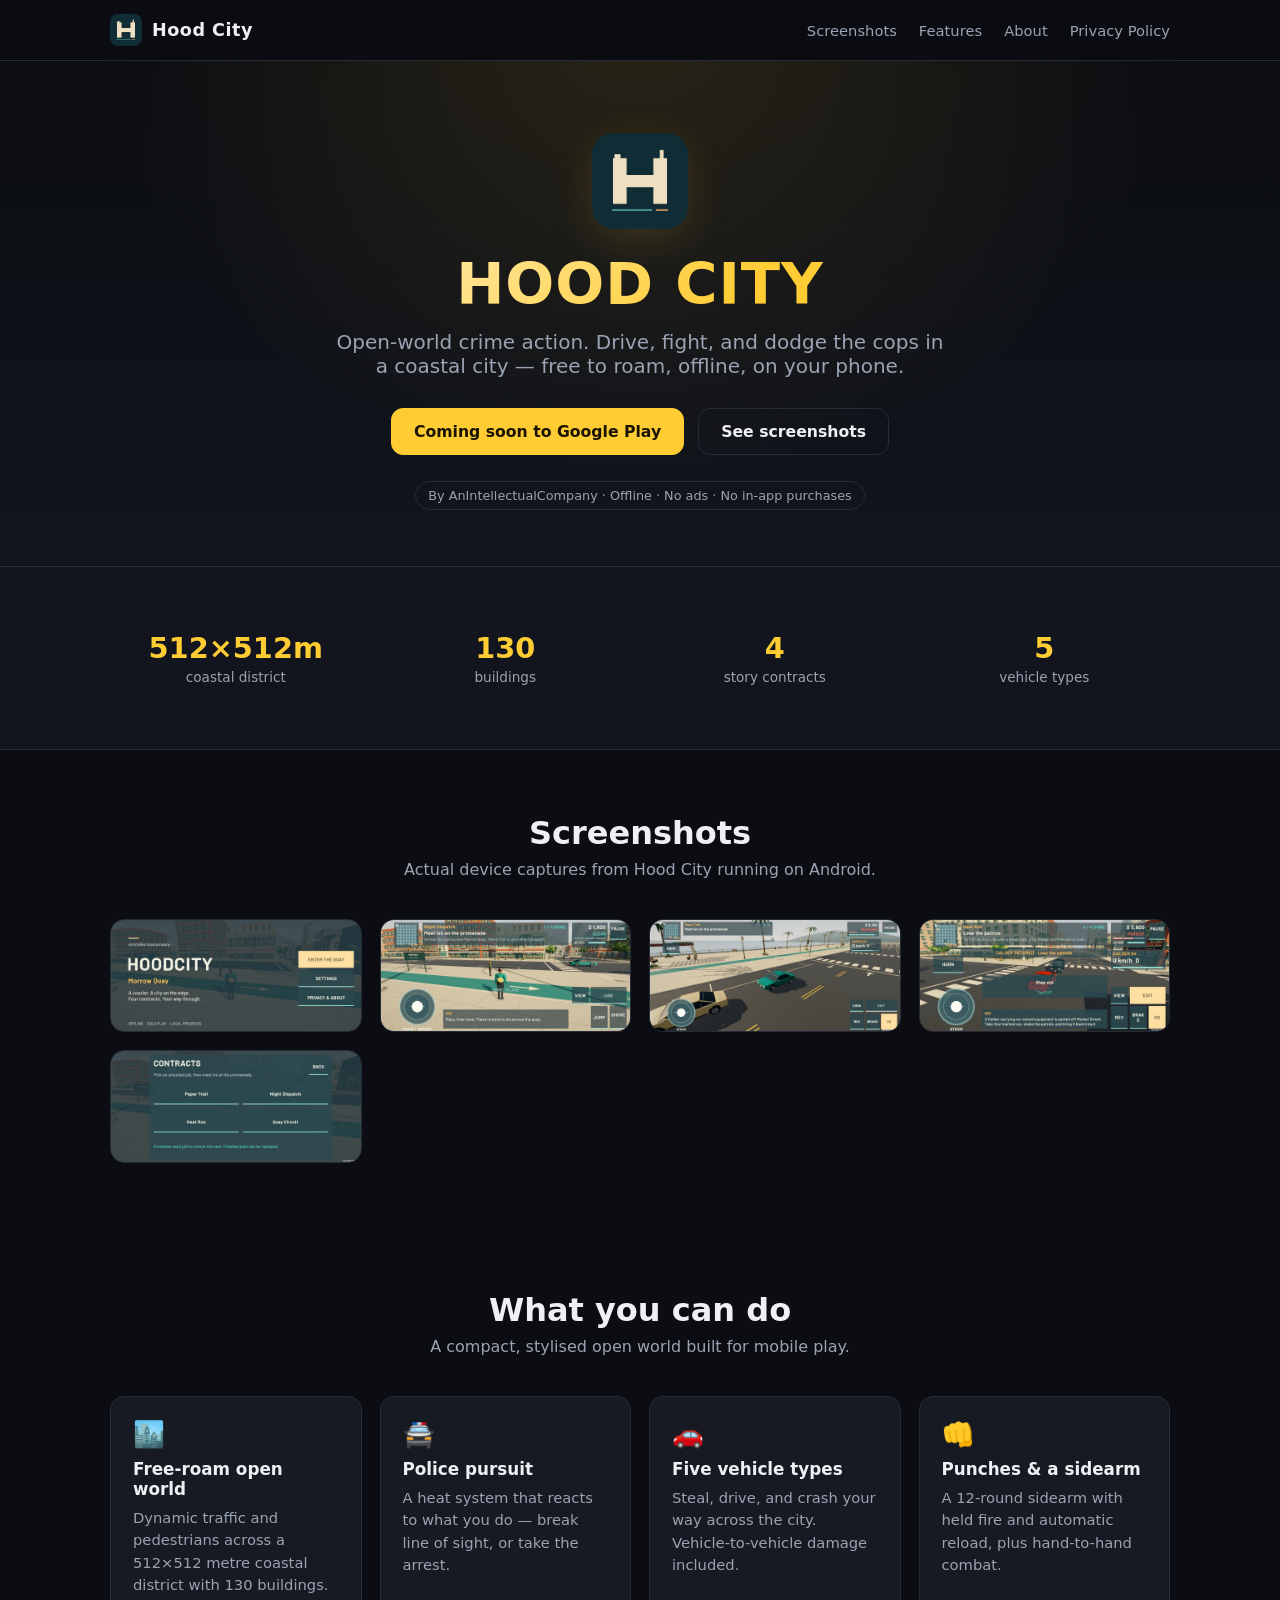
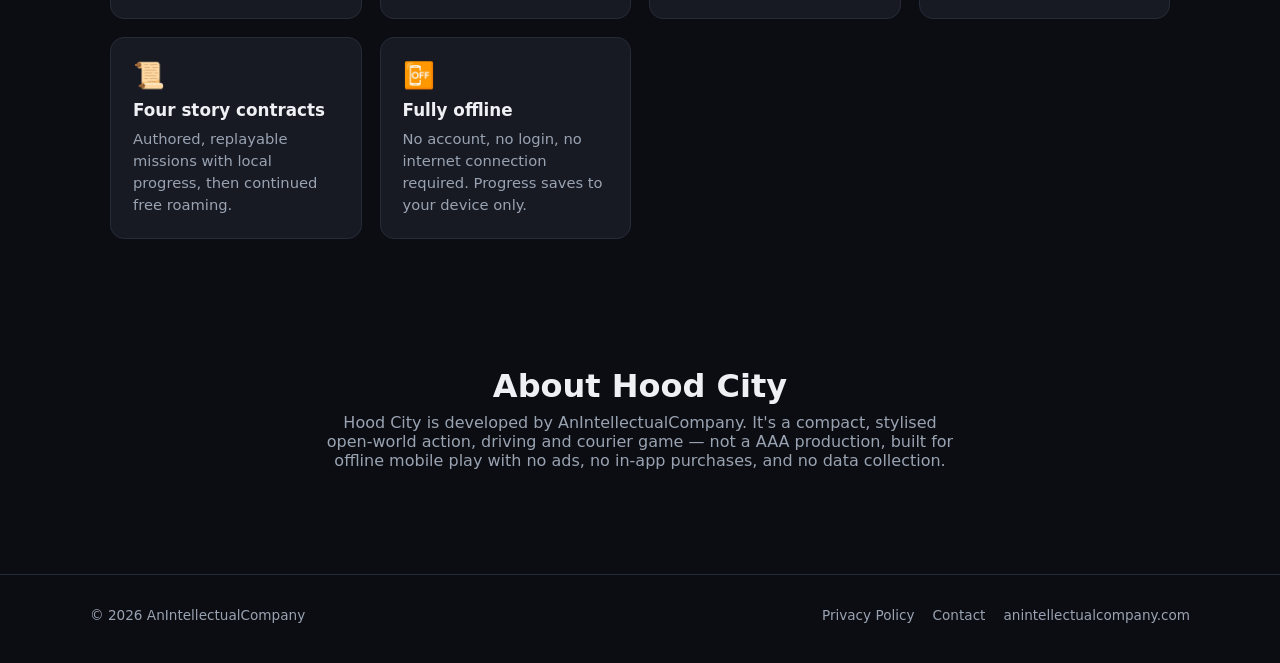
<file: index.html>
<!doctype html>
<html lang="en">
<head>
<meta charset="utf-8">
<meta name="viewport" content="width=device-width, initial-scale=1">
<title>Hood City — Open-World Crime Action</title>
<meta name="description" content="Hood City is an offline open-world crime action game for Android. Drive, fight, and dodge the cops in a coastal city. No ads, no in-app purchases, no account required.">
<link rel="icon" href="assets/icon.png">
<link rel="stylesheet" href="assets/style.css">
<meta property="og:title" content="Hood City — Open-World Crime Action">
<meta property="og:description" content="Drive, fight, and dodge the cops in a coastal city. Offline. No ads. No in-app purchases.">
<meta property="og:image" content="assets/screens/gameplay.jpg">
<meta property="og:type" content="website">
</head>
<body>

<header class="site">
  <div class="nav">
    <div class="brand"><img src="assets/icon.png" alt=""> Hood City</div>
    <nav class="nav-links">
      <a href="#screenshots">Screenshots</a>
      <a href="#features">Features</a>
      <a href="#about">About</a>
      <a href="privacypolicy/">Privacy Policy</a>
    </nav>
  </div>
</header>

<section class="hero">
  <div class="wrap">
    <img class="hero-icon" src="assets/icon.png" alt="Hood City app icon">
    <h1>HOOD CITY</h1>
    <p class="tagline">Open-world crime action. Drive, fight, and dodge the cops in a coastal city — free to roam, offline, on your phone.</p>
    <div class="cta-row">
      <span class="btn btn-primary">Coming soon to Google Play</span>
      <a class="btn btn-secondary" href="#screenshots">See screenshots</a>
    </div>
    <div class="badge">By AnIntellectualCompany &middot; Offline &middot; No ads &middot; No in-app purchases</div>
  </div>
</section>

<section class="facts">
  <div class="wrap facts-grid">
    <div><div class="num">512×512m</div><div class="label">coastal district</div></div>
    <div><div class="num">130</div><div class="label">buildings</div></div>
    <div><div class="num">4</div><div class="label">story contracts</div></div>
    <div><div class="num">5</div><div class="label">vehicle types</div></div>
  </div>
</section>

<section id="screenshots">
  <div class="wrap">
    <h2>Screenshots</h2>
    <p class="lead">Actual device captures from Hood City running on Android.</p>
    <div class="shots">
      <img src="assets/screens/title.jpg" alt="Hood City title screen" loading="lazy">
      <img src="assets/screens/gameplay.jpg" alt="Hood City free-roam gameplay" loading="lazy">
      <img src="assets/screens/driving.jpg" alt="Hood City driving" loading="lazy">
      <img src="assets/screens/heatrun.jpg" alt="Hood City police pursuit" loading="lazy">
      <img src="assets/screens/contracts.jpg" alt="Hood City contracts menu" loading="lazy">
    </div>
  </div>
</section>

<section id="features">
  <div class="wrap">
    <h2>What you can do</h2>
    <p class="lead">A compact, stylised open world built for mobile play.</p>
    <div class="features">
      <div class="feature-card">
        <div class="icon">🏙️</div>
        <h3>Free-roam open world</h3>
        <p>Dynamic traffic and pedestrians across a 512×512 metre coastal district with 130 buildings.</p>
      </div>
      <div class="feature-card">
        <div class="icon">🚔</div>
        <h3>Police pursuit</h3>
        <p>A heat system that reacts to what you do — break line of sight, or take the arrest.</p>
      </div>
      <div class="feature-card">
        <div class="icon">🚗</div>
        <h3>Five vehicle types</h3>
        <p>Steal, drive, and crash your way across the city. Vehicle-to-vehicle damage included.</p>
      </div>
      <div class="feature-card">
        <div class="icon">👊</div>
        <h3>Punches &amp; a sidearm</h3>
        <p>A 12-round sidearm with held fire and automatic reload, plus hand-to-hand combat.</p>
      </div>
      <div class="feature-card">
        <div class="icon">📜</div>
        <h3>Four story contracts</h3>
        <p>Authored, replayable missions with local progress, then continued free roaming.</p>
      </div>
      <div class="feature-card">
        <div class="icon">📴</div>
        <h3>Fully offline</h3>
        <p>No account, no login, no internet connection required. Progress saves to your device only.</p>
      </div>
    </div>
  </div>
</section>

<section id="about">
  <div class="wrap">
    <h2>About Hood City</h2>
    <p class="lead">
      Hood City is developed by AnIntellectualCompany. It's a compact, stylised open-world
      action, driving and courier game — not a AAA production, built for offline mobile play
      with no ads, no in-app purchases, and no data collection.
    </p>
  </div>
</section>

<footer class="site">
  <div class="footer-row">
    <div>&copy; <span id="year"></span> AnIntellectualCompany</div>
    <div class="footer-links">
      <a href="privacypolicy/">Privacy Policy</a>
      <a href="mailto:anintellectualcompany.contact@gmail.com">Contact</a>
      <a href="https://anintellectualcompany.com">anintellectualcompany.com</a>
    </div>
  </div>
</footer>

<script>document.getElementById('year').textContent = new Date().getFullYear();</script>
</body>
</html>
</file>
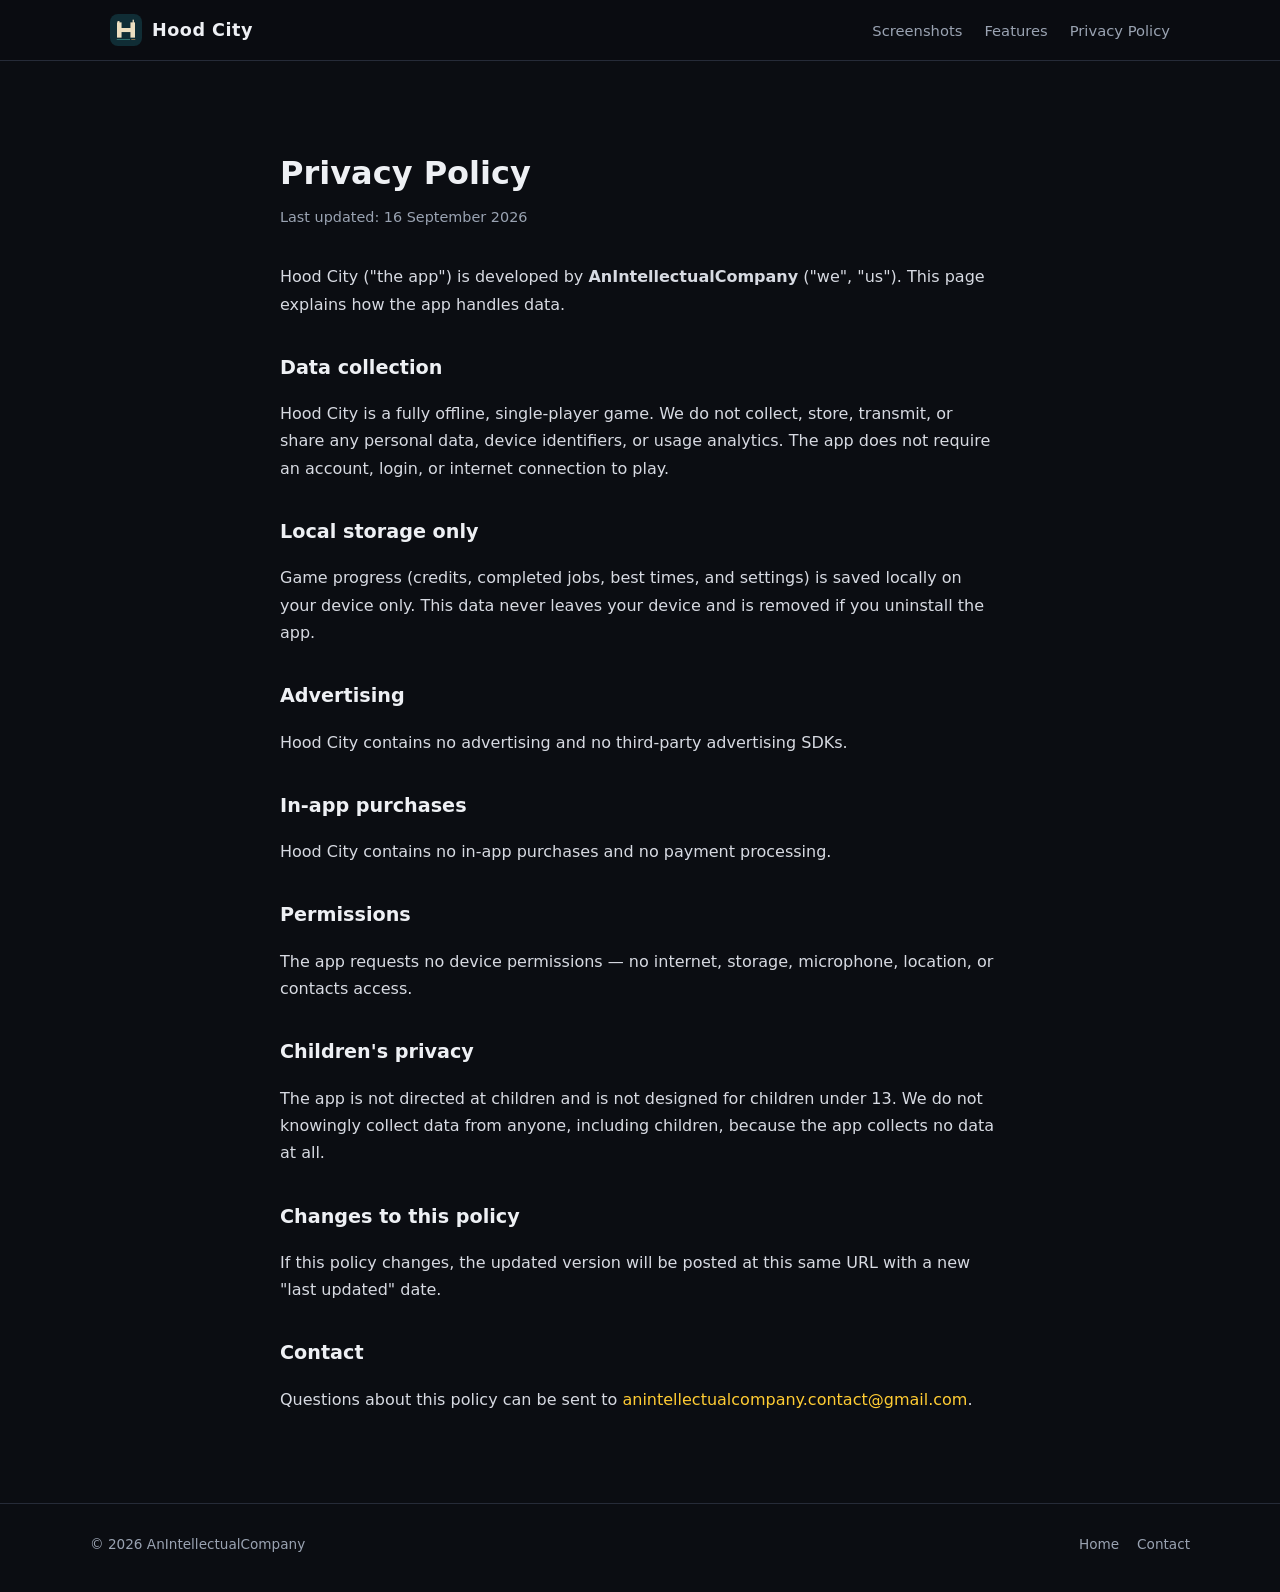
<file: privacypolicy/index.html>
<!doctype html>
<html lang="en">
<head>
<meta charset="utf-8">
<meta name="viewport" content="width=device-width, initial-scale=1">
<title>Privacy Policy — Hood City</title>
<meta name="robots" content="index,follow">
<link rel="icon" href="../assets/icon.png">
<link rel="stylesheet" href="../assets/style.css">
</head>
<body>

<header class="site">
  <div class="nav">
    <a class="brand" href="../"><img src="../assets/icon.png" alt=""> Hood City</a>
    <nav class="nav-links">
      <a href="../#screenshots">Screenshots</a>
      <a href="../#features">Features</a>
      <a href="../privacypolicy/">Privacy Policy</a>
    </nav>
  </div>
</header>

<main class="policy">
  <h1>Privacy Policy</h1>
  <div class="updated">Last updated: 16 September 2026</div>

  <p>Hood City ("the app") is developed by <strong>AnIntellectualCompany</strong> ("we", "us"). This page explains how the app handles data.</p>

  <h2>Data collection</h2>
  <p>Hood City is a fully offline, single-player game. We do not collect, store, transmit, or share any personal data, device identifiers, or usage analytics. The app does not require an account, login, or internet connection to play.</p>

  <h2>Local storage only</h2>
  <p>Game progress (credits, completed jobs, best times, and settings) is saved locally on your device only. This data never leaves your device and is removed if you uninstall the app.</p>

  <h2>Advertising</h2>
  <p>Hood City contains no advertising and no third-party advertising SDKs.</p>

  <h2>In-app purchases</h2>
  <p>Hood City contains no in-app purchases and no payment processing.</p>

  <h2>Permissions</h2>
  <p>The app requests no device permissions — no internet, storage, microphone, location, or contacts access.</p>

  <h2>Children's privacy</h2>
  <p>The app is not directed at children and is not designed for children under 13. We do not knowingly collect data from anyone, including children, because the app collects no data at all.</p>

  <h2>Changes to this policy</h2>
  <p>If this policy changes, the updated version will be posted at this same URL with a new "last updated" date.</p>

  <h2>Contact</h2>
  <p>Questions about this policy can be sent to <a href="mailto:anintellectualcompany.contact@gmail.com">anintellectualcompany.contact@gmail.com</a>.</p>
</main>

<footer class="site">
  <div class="footer-row">
    <div>&copy; <span id="year"></span> AnIntellectualCompany</div>
    <div class="footer-links">
      <a href="../">Home</a>
      <a href="mailto:anintellectualcompany.contact@gmail.com">Contact</a>
    </div>
  </div>
</footer>

<script>document.getElementById('year').textContent = new Date().getFullYear();</script>
</body>
</html>
</file>
<file: assets/style.css>
:root {
  --bg: #0b0d12;
  --bg-alt: #12151d;
  --text: #eef0f4;
  --muted: #9aa3b2;
  --accent: #ffcc33;
  --accent-2: #ff5a5f;
  --card: #171a23;
  --border: #262b38;
  --maxw: 1100px;
}

* { box-sizing: border-box; }

html, body {
  margin: 0;
  padding: 0;
  background: var(--bg);
  color: var(--text);
  font-family: "Segoe UI", system-ui, -apple-system, Roboto, Helvetica, Arial, sans-serif;
  scroll-behavior: smooth;
}

a { color: var(--accent); text-decoration: none; }
a:hover { text-decoration: underline; }

img { max-width: 100%; display: block; }

.wrap {
  max-width: var(--maxw);
  margin: 0 auto;
  padding: 0 20px;
}

header.site {
  position: sticky;
  top: 0;
  z-index: 10;
  background: rgba(11,13,18,0.85);
  backdrop-filter: blur(8px);
  border-bottom: 1px solid var(--border);
}

.nav {
  display: flex;
  align-items: center;
  justify-content: space-between;
  padding: 14px 20px;
  max-width: var(--maxw);
  margin: 0 auto;
}

.brand {
  display: flex;
  align-items: center;
  gap: 10px;
  font-weight: 800;
  letter-spacing: 0.5px;
  font-size: 1.1rem;
  color: var(--text);
}

.brand img {
  width: 32px;
  height: 32px;
  border-radius: 8px;
}

.nav-links {
  display: flex;
  gap: 22px;
  font-size: 0.92rem;
  color: var(--muted);
}

.nav-links a { color: var(--muted); }
.nav-links a:hover { color: var(--text); }

.hero {
  position: relative;
  padding: 72px 20px 56px;
  text-align: center;
  overflow: hidden;
  background:
    radial-gradient(ellipse at 50% -10%, rgba(255,204,51,0.12), transparent 60%),
    linear-gradient(180deg, var(--bg) 0%, var(--bg-alt) 100%);
}

.hero-icon {
  width: 96px;
  height: 96px;
  border-radius: 22px;
  margin: 0 auto 22px;
  box-shadow: 0 10px 40px rgba(255,204,51,0.15);
}

.hero h1 {
  font-size: clamp(2.2rem, 6vw, 3.6rem);
  margin: 0 0 12px;
  letter-spacing: 1px;
  font-weight: 900;
  background: linear-gradient(135deg, #fff, var(--accent) 60%);
  -webkit-background-clip: text;
  background-clip: text;
  color: transparent;
}

.hero p.tagline {
  color: var(--muted);
  font-size: clamp(1rem, 2.4vw, 1.25rem);
  max-width: 620px;
  margin: 0 auto 30px;
}

.cta-row {
  display: flex;
  gap: 14px;
  justify-content: center;
  flex-wrap: wrap;
  margin-bottom: 8px;
}

.btn {
  display: inline-flex;
  align-items: center;
  gap: 10px;
  padding: 13px 22px;
  border-radius: 12px;
  font-weight: 700;
  font-size: 0.98rem;
  border: 1px solid var(--border);
}

.btn-primary {
  background: var(--accent);
  color: #1a1400;
  border-color: var(--accent);
}
.btn-primary:hover { background: #ffd75c; text-decoration: none; }

.btn-secondary {
  background: transparent;
  color: var(--text);
}
.btn-secondary:hover { background: var(--card); text-decoration: none; }

.badge {
  display: inline-block;
  margin-top: 18px;
  font-size: 0.8rem;
  color: var(--muted);
  border: 1px solid var(--border);
  padding: 6px 12px;
  border-radius: 999px;
}

section { padding: 64px 20px; }

section h2 {
  font-size: clamp(1.5rem, 3.4vw, 2rem);
  margin: 0 0 8px;
  text-align: center;
}

section .lead {
  text-align: center;
  color: var(--muted);
  max-width: 640px;
  margin: 0 auto 40px;
}

.shots {
  display: grid;
  grid-template-columns: repeat(auto-fit, minmax(240px, 1fr));
  gap: 18px;
}

.shots img {
  border-radius: 14px;
  border: 1px solid var(--border);
  aspect-ratio: 20/9;
  object-fit: cover;
  width: 100%;
}

.features {
  display: grid;
  grid-template-columns: repeat(auto-fit, minmax(220px, 1fr));
  gap: 18px;
}

.feature-card {
  background: var(--card);
  border: 1px solid var(--border);
  border-radius: 14px;
  padding: 22px;
}

.feature-card .icon { font-size: 1.6rem; margin-bottom: 10px; }
.feature-card h3 { margin: 0 0 8px; font-size: 1.05rem; }
.feature-card p { margin: 0; color: var(--muted); font-size: 0.92rem; line-height: 1.5; }

.facts {
  background: var(--bg-alt);
  border-top: 1px solid var(--border);
  border-bottom: 1px solid var(--border);
}

.facts-grid {
  display: grid;
  grid-template-columns: repeat(auto-fit, minmax(160px, 1fr));
  gap: 18px;
  text-align: center;
}

.facts-grid .num {
  font-size: 1.8rem;
  font-weight: 800;
  color: var(--accent);
}
.facts-grid .label {
  color: var(--muted);
  font-size: 0.85rem;
  margin-top: 4px;
}

footer.site {
  border-top: 1px solid var(--border);
  padding: 32px 20px 40px;
  color: var(--muted);
  font-size: 0.85rem;
}

.footer-row {
  max-width: var(--maxw);
  margin: 0 auto;
  display: flex;
  flex-wrap: wrap;
  gap: 16px;
  justify-content: space-between;
  align-items: center;
}

.footer-links { display: flex; gap: 18px; flex-wrap: wrap; }
.footer-links a { color: var(--muted); }
.footer-links a:hover { color: var(--text); }

/* Policy page */
.policy {
  max-width: 760px;
  margin: 0 auto;
  padding: 64px 20px 80px;
  line-height: 1.7;
  color: #d7dae2;
}
.policy h1 { color: var(--text); margin-bottom: 4px; }
.policy .updated { color: var(--muted); font-size: 0.9rem; margin-bottom: 34px; }
.policy h2 { color: var(--text); font-size: 1.2rem; margin-top: 34px; }
.policy p { margin: 10px 0; }
.policy a { color: var(--accent); }
</file>
